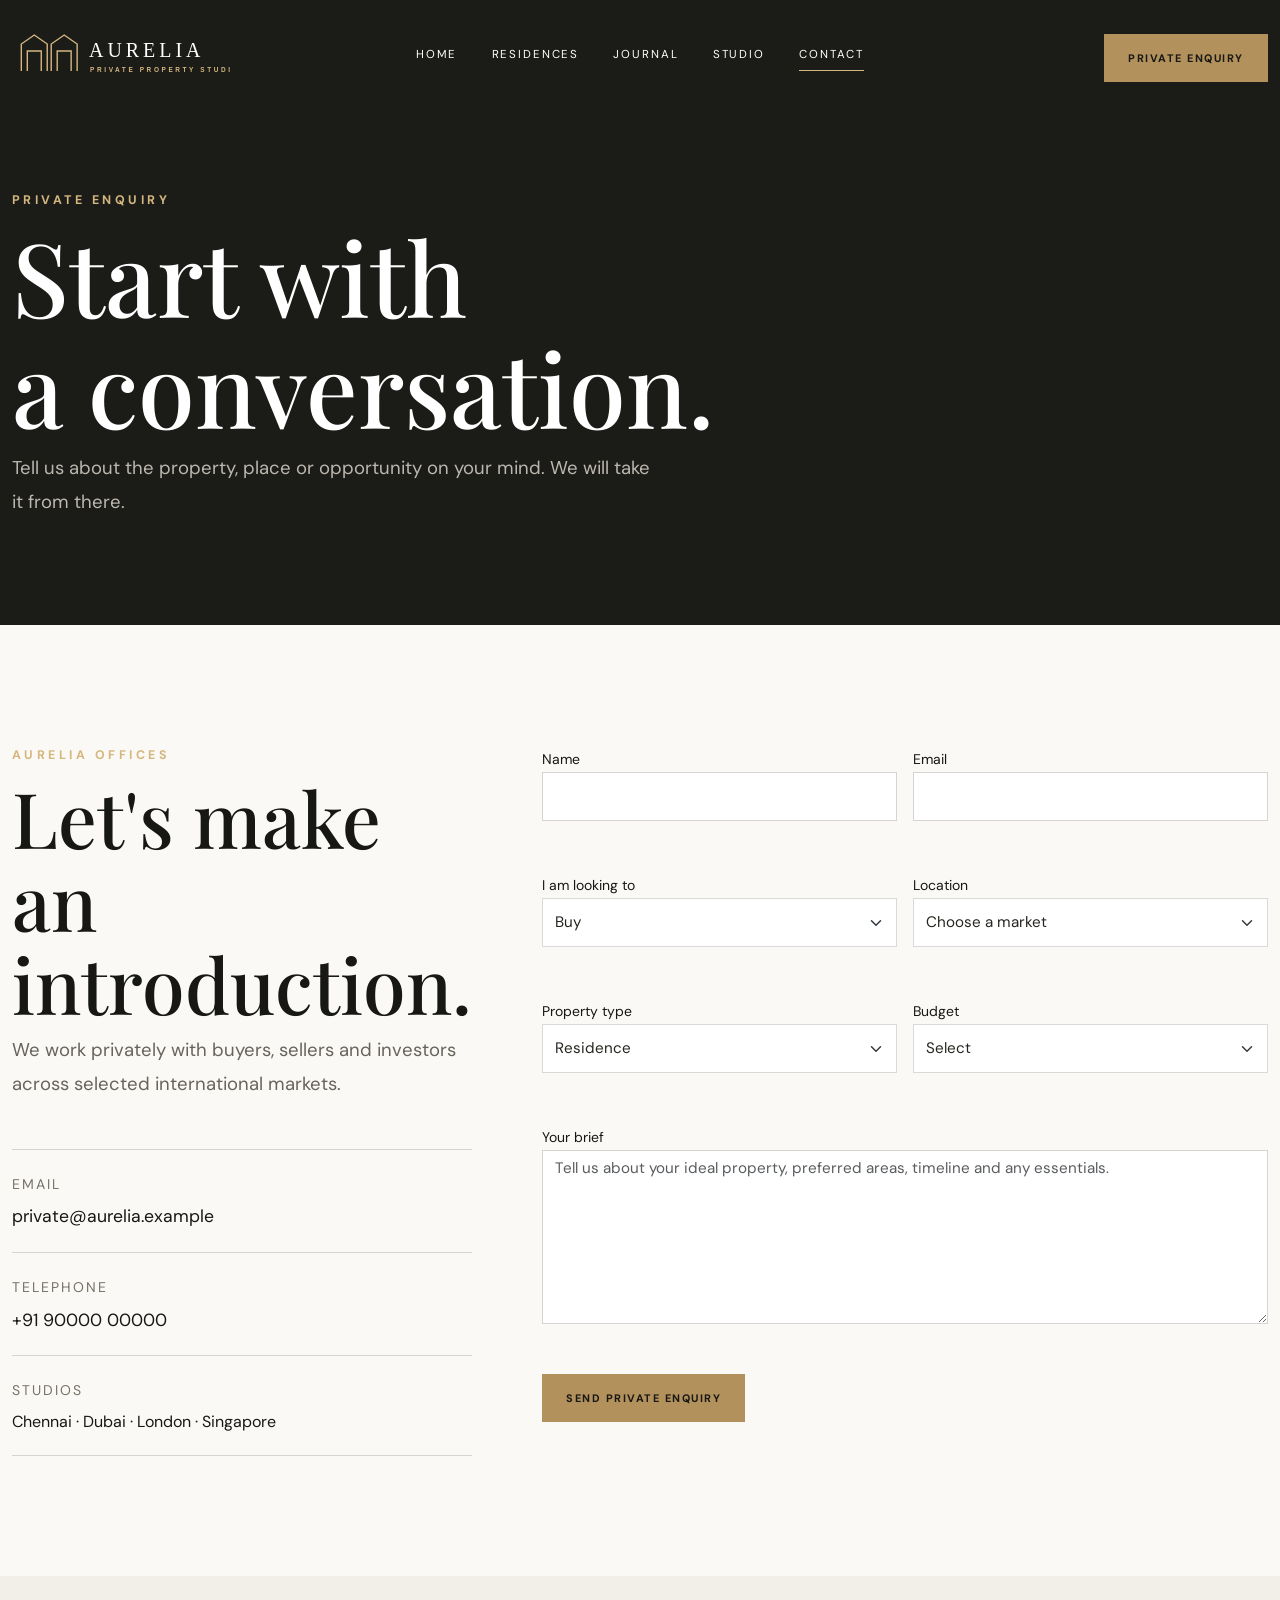
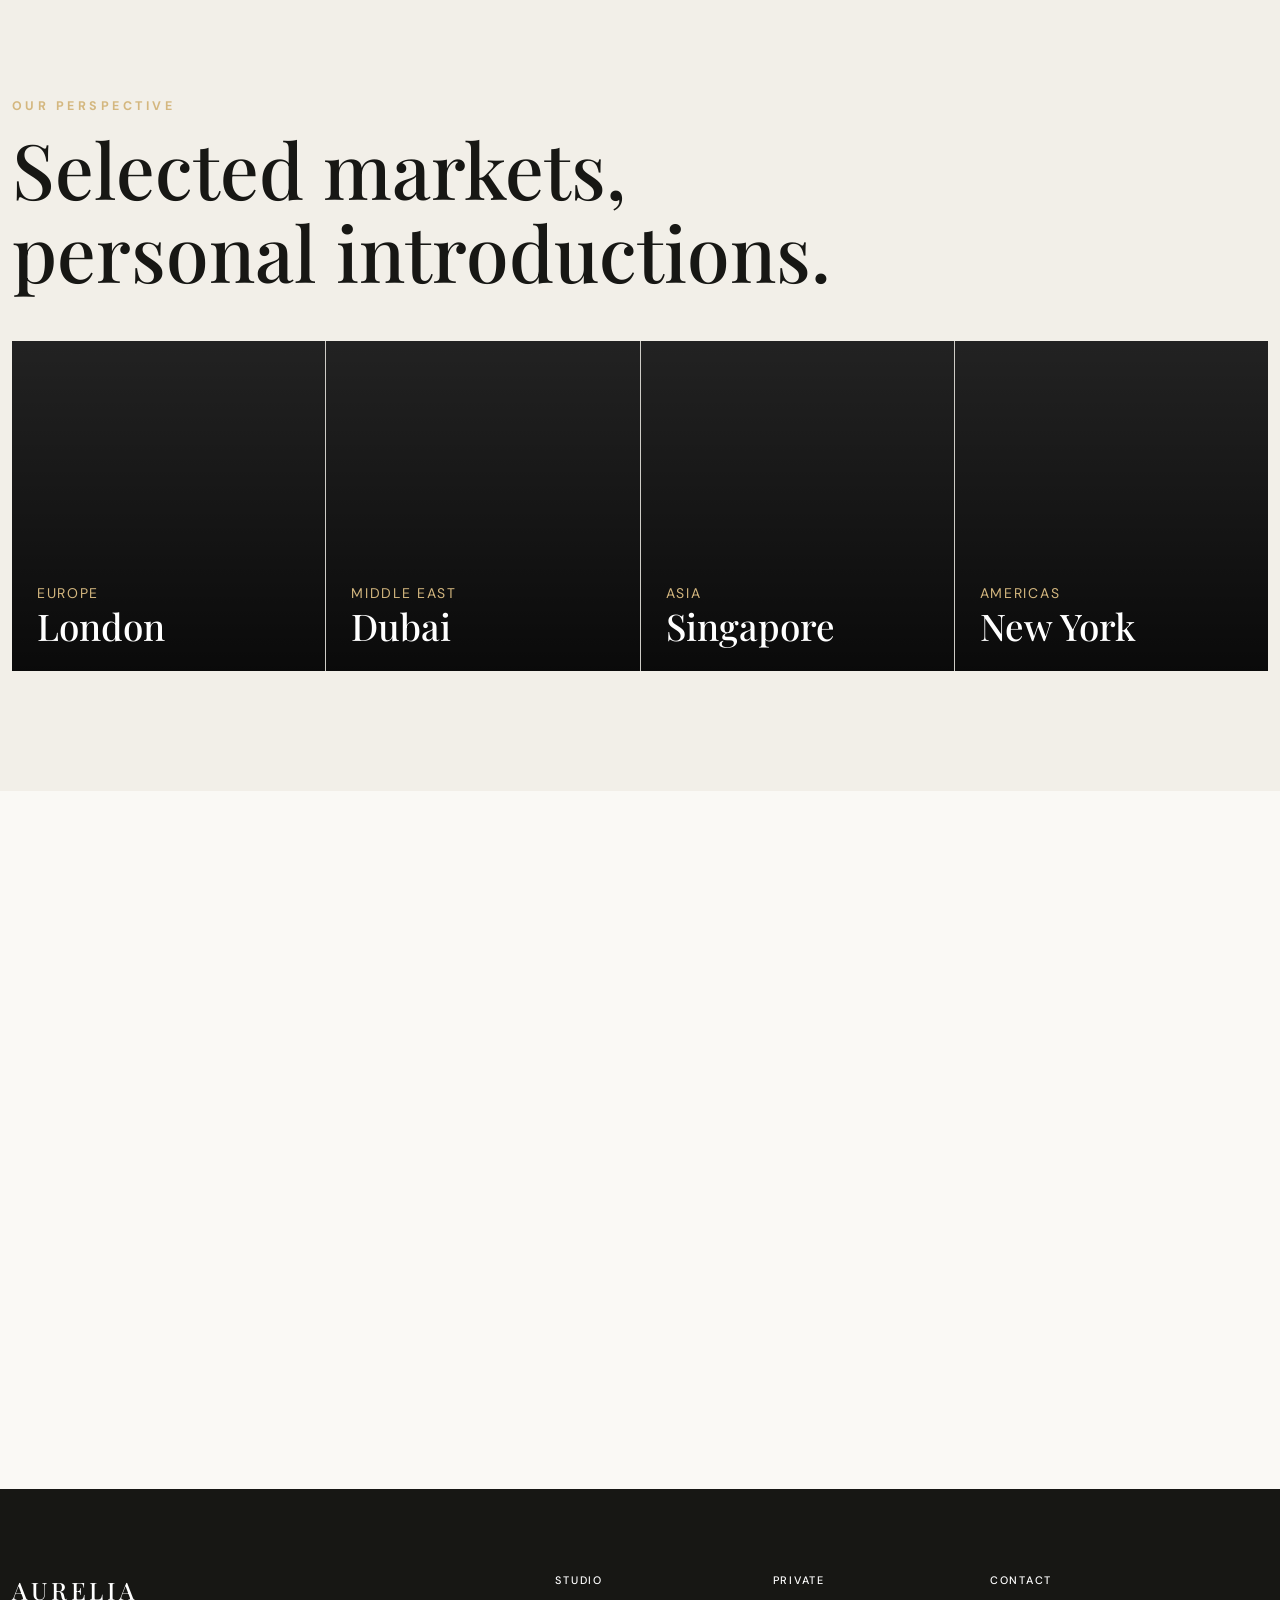
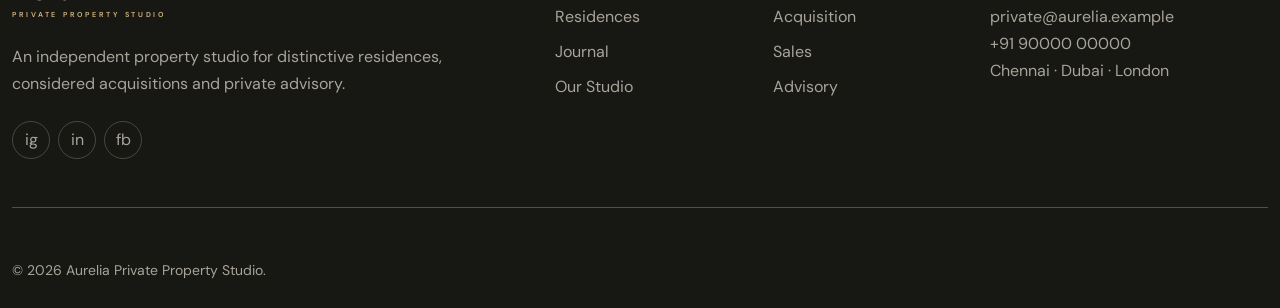
<file: contact.html>
<!doctype html><html lang="en"><head><meta charset="utf-8"><meta name="viewport" content="width=device-width,initial-scale=1"><title>Contact | Aurelia Private Property Studio</title><meta name="description" content="Contact Aurelia for private property acquisition, sales, investment and advisory."><meta name="robots" content="index,follow"><link rel="icon" href="assets/images/favicon.svg"><link href="https://cdn.jsdelivr.net/npm/bootstrap@5.3.3/dist/css/bootstrap.min.css" rel="stylesheet"><link rel="stylesheet" href="assets/css/style.css"></head><body><nav class="navbar navbar-expand-lg"><div class="container d-flex align-items-center"><a class="navbar-brand aurelia-logo" href="index.html" aria-label="Aurelia home"><img src="assets/images/aurelia-logo.svg" alt="Aurelia Private Property Studio"></a><button class="navbar-toggler" type="button" data-bs-toggle="collapse" data-bs-target="#nav" aria-controls="nav" aria-expanded="false" aria-label="Toggle navigation"><span class="navbar-toggler-icon"></span></button><div class="collapse navbar-collapse" id="nav"><ul class="navbar-nav mx-auto"><li><a class="nav-link" href="index.html">Home</a></li><li><a class="nav-link" href="residences.html">Residences</a></li><li><a class="nav-link" href="journal.html">Journal</a></li><li><a class="nav-link" href="studio.html">Studio</a></li><li><a class="nav-link" href="contact.html">Contact</a></li></ul><a class="btn-lux ms-lg-3" href="enquiry.html">Private enquiry</a></div></div></nav>
<section class="page-head"><div class="container"><div class="kicker">Private enquiry</div><h1>Start with<br>a conversation.</h1><p>Tell us about the property, place or opportunity on your mind. We will take it from there.</p></div></section>
<section class="section"><div class="container"><div class="contact-grid"><div class="reveal-left"><div class="kicker">Aurelia offices</div><h2 class="display">Let's make an introduction.</h2><p class="lead-lg">We work privately with buyers, sellers and investors across selected international markets.</p><div class="contact-details mt-5"><div class="contact-row"><small>Email</small><a href="mailto:private@aurelia.example">private@aurelia.example</a></div><div class="contact-row"><small>Telephone</small><a href="tel:+919000000000">+91 90000 00000</a></div><div class="contact-row"><small>Studios</small><div class="mt-1">Chennai · Dubai · London · Singapore</div></div></div></div><form class="reveal-right row g-3"><div class="col-md-6"><label class="small">Name</label><input class="form-control" required></div><div class="col-md-6"><label class="small">Email</label><input class="form-control" type="email" required></div><div class="col-md-6"><label class="small">I am looking to</label><select class="form-select"><option>Buy</option><option>Sell</option><option>Rent</option><option>Invest</option></select></div><div class="col-md-6"><label class="small">Location</label><select class="form-select"><option>Choose a market</option><option>Chennai</option><option>Dubai</option><option>London</option><option>Singapore</option></select></div><div class="col-md-6"><label class="small">Property type</label><select class="form-select"><option>Residence</option><option>Villa</option><option>Penthouse</option><option>Estate</option></select></div><div class="col-md-6"><label class="small">Budget</label><select class="form-select"><option>Select</option><option>$1M–$3M</option><option>$3M–$5M</option><option>$5M–$10M</option><option>$10M+</option></select></div><div class="col-12"><label class="small">Your brief</label><textarea class="form-control" rows="7" placeholder="Tell us about your ideal property, preferred areas, timeline and any essentials."></textarea></div><div class="col-12"><button class="btn-lux" type="submit">Send private enquiry</button></div></form></div></div></section>
<section class="section cream"><div class="container"><div class="kicker">Our perspective</div><h2 class="display">Selected markets,<br>personal introductions.</h2><div class="locations mt-5 reveal"><div class="location" style="background-image:url('https://images.unsplash.com/photo-1513635269975-59663e0ac1ad?auto=format&fit=crop&w=900&q=85')"><div><small>Europe</small><h3>London</h3></div></div><div class="location" style="background-image:url('https://images.unsplash.com/photo-1512453979798-5ea266f8880c?auto=format&fit=crop&w=900&q=85')"><div><small>Middle East</small><h3>Dubai</h3></div></div><div class="location" style="background-image:url('https://images.unsplash.com/photo-1525625293386-3f8f99389edd?auto=format&fit=crop&w=900&q=85')"><div><small>Asia</small><h3>Singapore</h3></div></div><div class="location" style="background-image:url('https://images.unsplash.com/photo-1519501025264-65ba15a82390?auto=format&fit=crop&w=900&q=85')"><div><small>Americas</small><h3>New York</h3></div></div></div></div></section>
<section class="section"><div class="container"><iframe class="map reveal" title="London property studio map" loading="lazy" src="https://www.google.com/maps?q=London&output=embed"></iframe></div></section>
<footer class="footer"><div class="container"><div class="row g-5"><div class="col-12 col-md-6 col-lg-5"><div class="brand">AURELIA<span>PRIVATE PROPERTY STUDIO</span></div><p class="mt-4">An independent property studio for distinctive residences, considered acquisitions and private advisory.</p><div class="social mt-4"><a href="#">ig</a><a href="#">in</a><a href="#">fb</a></div></div><div class="col-12 col-md-6 col-lg-2"><h5>Studio</h5><div class="d-grid gap-2 mt-3"><a href="residences.html">Residences</a><a href="journal.html">Journal</a><a href="studio.html">Our Studio</a></div></div><div class="col-12 col-md-6 col-lg-2"><h5>Private</h5><div class="d-grid gap-2 mt-3"><a href="contact.html">Acquisition</a><a href="contact.html">Sales</a><a href="contact.html">Advisory</a></div></div><div class="col-12 col-md-6 col-lg-3"><h5>Contact</h5><p class="mt-3">private@aurelia.example<br>+91 90000 00000<br>Chennai · Dubai · London</p></div></div><hr class="border-light opacity-25 my-5"><small>© <span data-year></span> Aurelia Private Property Studio.</small></div></footer><a class="back" href="#">↑</a><script src="https://cdn.jsdelivr.net/npm/bootstrap@5.3.3/dist/js/bootstrap.bundle.min.js"></script><script src="assets/js/main.js"></script></body></html>
</file>
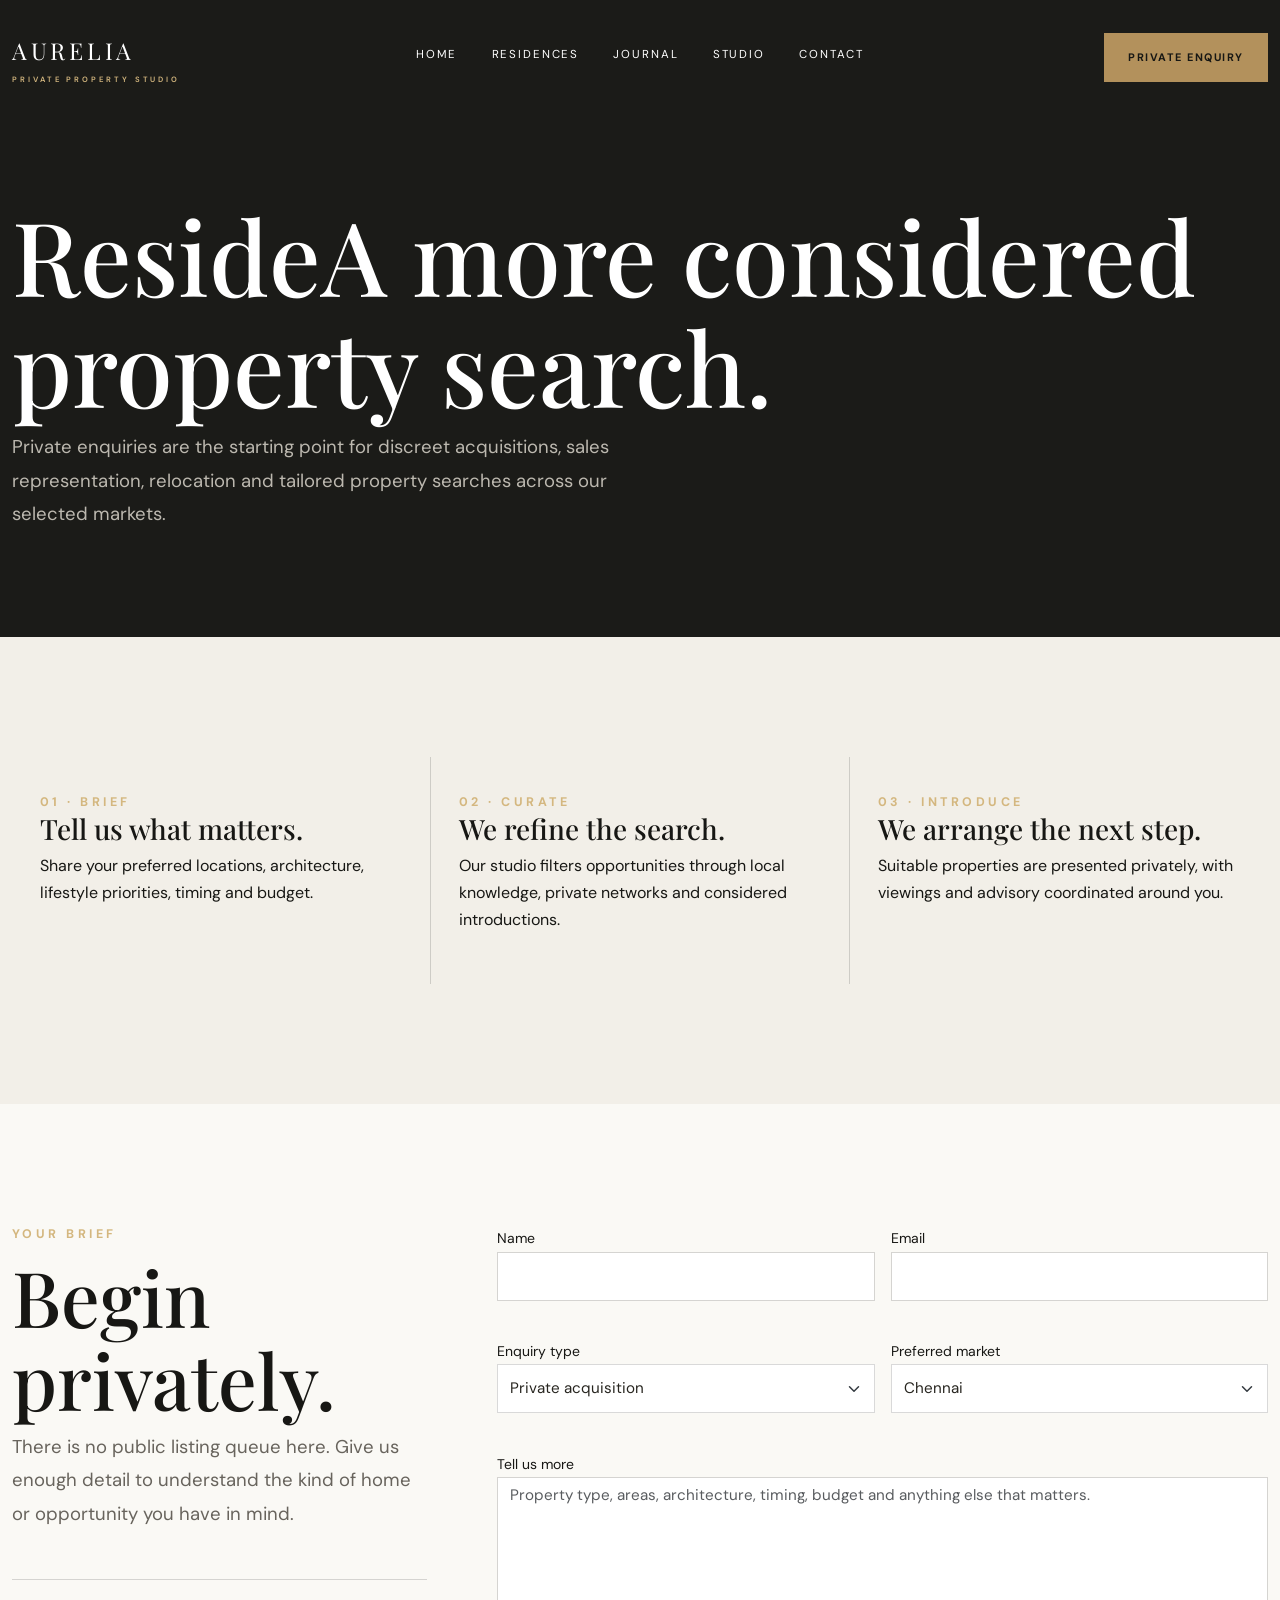
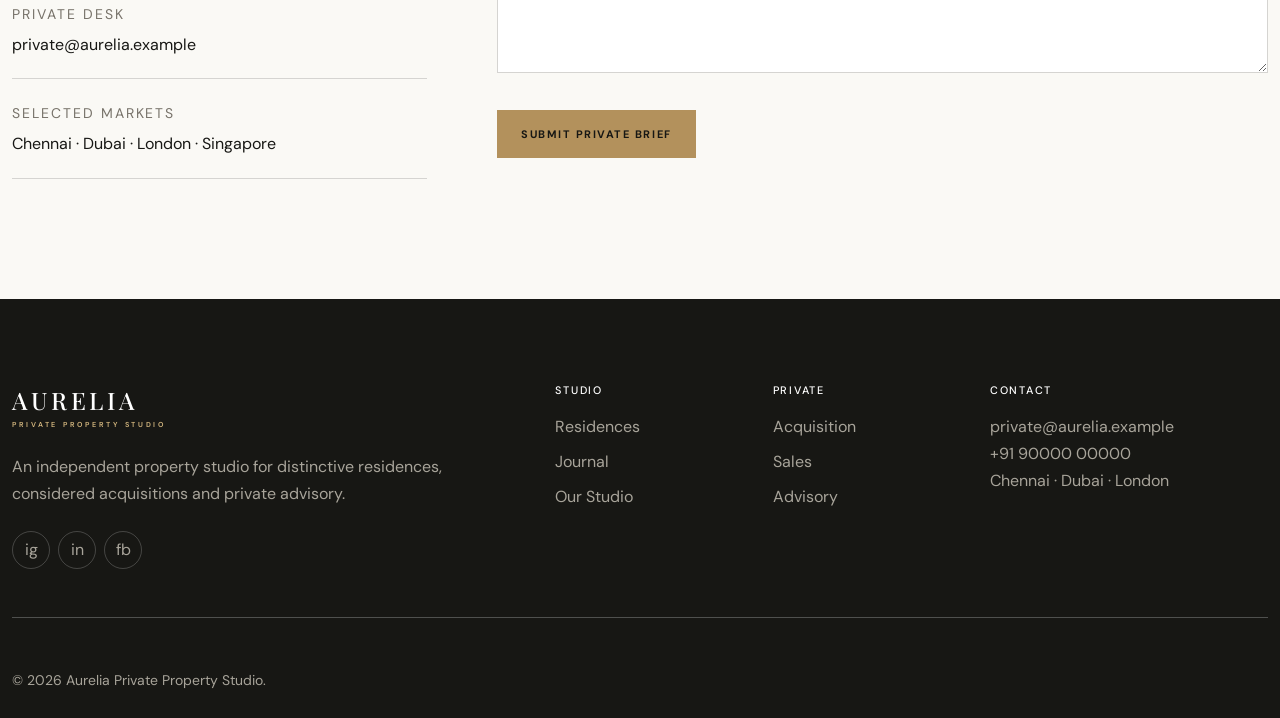
<file: enquiry.html>
<!doctype html>
<html lang="en">

<head>
    <meta charset="utf-8">
    <meta name="viewport" content="width=device-width,initial-scale=1">
    <title>Private Enquiry | Aurelia Private Property Studio</title>
    <meta name="description"
        content="Contact Aurelia for private property acquisition, sales, investment and advisory.">
    <meta name="robots" content="index,follow">
    <link rel="icon" href="assets/images/favicon.svg">
    <link href="https://cdn.jsdelivr.net/npm/bootstrap@5.3.3/dist/css/bootstrap.min.css" rel="stylesheet">
    <link rel="stylesheet" href="assets/css/style.css">
</head>

<body>
    <nav class="navbar navbar-expand-lg">
        <div class="container d-flex align-items-center"><a class="navbar-brand" href="index.html">AURELIA<span>PRIVATE
                    PROPERTY STUDIO</span></a><button class="navbar-toggler" type="button" data-bs-toggle="collapse"
                data-bs-target="#nav" aria-controls="nav" aria-expanded="false" aria-label="Toggle navigation"><span
                    class="navbar-toggler-icon"></span></button>
            <div class="collapse navbar-collapse" id="nav">
                <ul class="navbar-nav mx-auto">
                    <li><a class="nav-link" href="index.html">Home</a></li>
                    <li><a class="nav-link" href="residences.html">Residences</a></li>
                    <li><a class="nav-link" href="journal.html">Journal</a></li>
                    <li><a class="nav-link" href="studio.html">Studio</a></li>
                    <li><a class="nav-link" href="contact.html">Contact</a></li>
                </ul><a class="btn-lux ms-lg-3" href="enquiry.html">Private enquiry</a>
            </div>
        </div>
    </nav>
    <section class="page-head">
        <div class="container">
            <h1>ResideA more considered property search.</h1>
            <p>Private enquiries are the starting point for discreet acquisitions, sales representation, relocation and
                tailored property searches across our selected markets.</p>
        </div>
    </section>
    <section class="section cream">
        <div class="container">
            <div class="enquiry-steps">
                <div class="enquiry-step">
                    <div class="kicker">01 · Brief</div>
                    <h3>Tell us what matters.</h3>
                    <p>Share your preferred locations, architecture, lifestyle priorities, timing and budget.</p>
                </div>
                <div class="enquiry-step">
                    <div class="kicker">02 · Curate</div>
                    <h3>We refine the search.</h3>
                    <p>Our studio filters opportunities through local knowledge, private networks and considered
                        introductions.</p>
                </div>
                <div class="enquiry-step">
                    <div class="kicker">03 · Introduce</div>
                    <h3>We arrange the next step.</h3>
                    <p>Suitable properties are presented privately, with viewings and advisory coordinated around you.
                    </p>
                </div>
            </div>
        </div>
    </section>
    <section class="section">
        <div class="container">
            <div class="enquiry-form-wrap">
                <div class="reveal-left">
                    <div class="kicker">Your brief</div>
                    <h2 class="display">Begin privately.</h2>
                    <p class="lead-lg">There is no public listing queue here. Give us enough detail to understand the
                        kind of home or opportunity you have in mind.</p>
                    <div class="contact-details mt-5">
                        <div class="contact-row"><small>Private desk</small>
                            <div class="mt-1">private@aurelia.example</div>
                        </div>
                        <div class="contact-row"><small>Selected markets</small>
                            <div class="mt-1">Chennai · Dubai · London · Singapore</div>
                        </div>
                    </div>
                </div>
                <form class="reveal-right row g-3">
                    <div class="col-md-6"><label class="small">Name</label><input class="form-control" required></div>
                    <div class="col-md-6"><label class="small">Email</label><input class="form-control" type="email"
                            required></div>
                    <div class="col-md-6"><label class="small">Enquiry type</label><select class="form-select">
                            <option>Private acquisition</option>
                            <option>Sell a residence</option>
                            <option>Relocation</option>
                            <option>Investment advisory</option>
                        </select></div>
                    <div class="col-md-6"><label class="small">Preferred market</label><select class="form-select">
                            <option>Chennai</option>
                            <option>Dubai</option>
                            <option>London</option>
                            <option>Singapore</option>
                        </select></div>
                    <div class="col-12"><label class="small">Tell us more</label><textarea class="form-control" rows="8"
                            placeholder="Property type, areas, architecture, timing, budget and anything else that matters."></textarea>
                    </div>
                    <div class="col-12"><button class="btn-lux" type="submit">Submit private brief</button></div>
                </form>
            </div>
        </div>
    </section>
    <footer class="footer">
        <div class="container">
            <div class="row g-5">
                <div class="col-12 col-md-6 col-lg-5">
                    <div class="brand">AURELIA<span>PRIVATE PROPERTY STUDIO</span></div>
                    <p class="mt-4">An independent property studio for distinctive residences, considered acquisitions
                        and private advisory.</p>
                    <div class="social mt-4"><a href="#">ig</a><a href="#">in</a><a href="#">fb</a></div>
                </div>
                <div class="col-12 col-md-6 col-lg-2">
                    <h5>Studio</h5>
                    <div class="d-grid gap-2 mt-3"><a href="residences.html">Residences</a><a
                            href="journal.html">Journal</a><a href="studio.html">Our Studio</a></div>
                </div>
                <div class="col-12 col-md-6 col-lg-2">
                    <h5>Private</h5>
                    <div class="d-grid gap-2 mt-3"><a href="contact.html">Acquisition</a><a
                            href="contact.html">Sales</a><a href="contact.html">Advisory</a></div>
                </div>
                <div class="col-12 col-md-6 col-lg-3">
                    <h5>Contact</h5>
                    <p class="mt-3">private@aurelia.example<br>+91 90000 00000<br>Chennai · Dubai · London</p>
                </div>
            </div>
            <hr class="border-light opacity-25 my-5"><small>© <span data-year></span> Aurelia Private Property
                Studio.</small>
        </div>
    </footer><a class="back" href="#">↑</a>
    <script src="https://cdn.jsdelivr.net/npm/bootstrap@5.3.3/dist/js/bootstrap.bundle.min.js"></script>
    <script src="assets/js/main.js"></script>
</body>

</html>
</file>
<file: assets/css/style.css>
@import url('https://fonts.googleapis.com/css2?family=DM+Sans:wght@400;500;600&family=Playfair+Display:wght@400;500;600&display=swap');

:root {
  --ink: #171714;
  --cream: #f2efe8;
  --paper: #faf9f5;
  --stone: #b7b0a3;
  --gold: #b3915c;
  --line: rgba(23, 23, 20, .16);
  --ease: cubic-bezier(.16, 1, .3, 1)
}

* {
  box-sizing: border-box
}

html {
  scroll-behavior: smooth
}

body {
  margin: 0;
  background: var(--paper);
  color: var(--ink);
  font-family: "DM Sans", Arial, sans-serif;
  line-height: 1.7;
  overflow-x: hidden
}

h1,
h2,
h3,
h4 {
  font-family: "Playfair Display", Georgia, serif;
  font-weight: 500;
  line-height: 1.08
}

a {
  text-decoration: none;
  color: inherit
}

.container {
  max-width: 1280px
}

.navbar {
  position: absolute;
  top: 0;
  left: 0;
  right: 0;
  z-index: 1000;
  padding: 26px 0;
  color: #fff;
  transition: .5s var(--ease)
}

.navbar.scrolled {
  position: fixed;
  background: rgba(23, 23, 20, .94);
  padding: 16px 0;
  backdrop-filter: blur(15px)
}

.navbar-brand {
  font-family: "Playfair Display", serif;
  font-size: 1.45rem;
  letter-spacing: .16em;
  color: #fff !important
}

.navbar-brand span {
  display: block;
  font: 600 .48rem "DM Sans";
  letter-spacing: .38em;
  color: #d4b77f;
  margin-top: 4px
}

.nav-link {
  color: #fff !important;
  font-size: .68rem;
  text-transform: uppercase;
  letter-spacing: .16em;
  margin: 0 .45rem
}

.nav-link:after {
  content: "";
  display: block;
  width: 0;
  height: 1px;
  background: #d4b77f;
  transition: .4s var(--ease);
  margin-top: 5px
}

.nav-link:hover:after,
.nav-link.active:after {
  width: 100%
}

.btn-lux {
  display: inline-flex;
  align-items: center;
  justify-content: center;
  border: 1px solid var(--gold);
  background: var(--gold);
  color: #171714;
  padding: 14px 23px;
  font-size: .68rem;
  text-transform: uppercase;
  letter-spacing: .14em;
  font-weight: 700;
  transition: .4s var(--ease)
}

.btn-lux:hover {
  background: #171714;
  color: var(--gold);
  border-color: var(--gold);
  transform: translateY(-3px)
}

.hero {
  min-height: 100vh;
  position: relative;
  color: #fff;
  display: flex;
  align-items: end;
  background: linear-gradient(90deg, rgba(0, 0, 0, .7), rgba(0, 0, 0, .12)), url("https://images.unsplash.com/photo-1600607687939-ce8a6c25118c?auto=format&fit=crop&w=2400&q=90") center/cover;
  overflow: hidden
}

.hero:after {
  content: "";
  position: absolute;
  inset: 0;
  background: linear-gradient(0deg, rgba(0, 0, 0, .58), transparent 55%);
  pointer-events: none
}

.hero-inner {
  position: relative;
  z-index: 2;
  padding: 170px 0 80px
}

.hero-kicker,
.kicker {
  font-size: .66rem;
  letter-spacing: .3em;
  text-transform: uppercase;
  color: #d4b77f;
  font-weight: 700
}

.hero h1 {
  font-size: clamp(4rem, 9vw, 9.2rem);
  max-width: 950px;
  margin: 18px 0
}

.hero-copy {
  max-width: 560px;
  font-size: 1rem;
  color: rgba(255, 255, 255, .8)
}

.hero-side {
  position: absolute;
  right: 4%;
  bottom: 7%;
  z-index: 3;
  writing-mode: vertical-rl;
  text-transform: uppercase;
  letter-spacing: .22em;
  font-size: .62rem;
  color: rgba(255, 255, 255, .65)
}

.search-wrap {
  position: relative;
  margin-top: -42px;
  z-index: 10
}

.search-box {
  background: #fff;
  border: 1px solid var(--line);
  padding: 22px;
  box-shadow: 0 25px 70px rgba(0, 0, 0, .12)
}

.search-tabs {
  display: flex;
  gap: 25px;
  margin-bottom: 20px;
  border-bottom: 1px solid var(--line)
}

.search-tabs button {
  border: 0;
  background: none;
  padding: 0 0 12px;
  font-size: .7rem;
  text-transform: uppercase;
  letter-spacing: .14em;
  font-weight: 700;
  position: relative
}

.search-tabs button.active:after {
  content: "";
  position: absolute;
  bottom: -1px;
  left: 0;
  width: 100%;
  height: 2px;
  background: var(--gold)
}

.form-control,
.form-select {
  border-radius: 0;
  border: 1px solid var(--line);
  min-height: 49px
}

.section {
  padding: 120px 0
}

.cream {
  background: var(--cream)
}

.intro-grid {
  display: grid;
  grid-template-columns: 1fr 1.45fr;
  gap: 9vw;
  align-items: start
}

.display {
  font-size: clamp(3rem, 6vw, 6.5rem);
  margin: .6rem 0
}

.lead-lg {
  font-size: 1.1rem;
  color: #68645d;
  max-width: 650px
}

.editorial-img {
  width: 100%;
  object-fit: cover
}

.tall {
  height: 690px
}

.wide {
  height: 560px
}

.property-feature {
  display: grid;
  grid-template-columns: 1.15fr .85fr;
  min-height: 650px
}

.property-feature img {
  width: 100%;
  height: 100%;
  object-fit: cover
}

.property-info {
  padding: 70px;
  background: #1c1c19;
  color: #fff;
  display: flex;
  flex-direction: column;
  justify-content: end
}

.property-info h2 {
  font-size: clamp(3rem, 5vw, 5.6rem);
  margin: 10px 0
}

.property-info p {
  color: #bdb9b0;
  max-width: 430px
}

.property-meta {
  display: flex;
  gap: 25px;
  flex-wrap: wrap;
  border-top: 1px solid rgba(255, 255, 255, .2);
  padding-top: 20px;
  margin-top: 25px;
  color: #d7d2c8;
  font-size: .75rem;
  text-transform: uppercase;
  letter-spacing: .1em
}

.collection-head {
  display: flex;
  justify-content: space-between;
  align-items: end;
  margin-bottom: 55px
}

.collection-head h2 {
  font-size: clamp(3rem, 5vw, 5.5rem);
  margin: 0
}

.line-link {
  font-size: .68rem;
  text-transform: uppercase;
  letter-spacing: .15em;
  border-bottom: 1px solid var(--ink);
  padding-bottom: 5px
}

.masonry {
  display: grid;
  grid-template-columns: repeat(2, 1fr);
  gap: 28px;
}

.masonry-item {
  position: relative;
  overflow: hidden
}

.masonry-item img {
  width: 100%;
  height: 460px;
  object-fit: cover;
  display: block;
  transition: 1s var(--ease)
}

.masonry-item:hover img {
  transform: scale(1.045)
}

.masonry-caption {
  position: absolute;
  left: 18px;
  right: 18px;
  bottom: 18px;
  background: rgba(23, 23, 20, .9);
  color: #fff;
  padding: 17px 20px;
  display: flex;
  justify-content: space-between;
  align-items: center
}

.masonry-caption small {
  color: #d4b77f;
  text-transform: uppercase;
  letter-spacing: .12em
}

.number-strip {
  display: grid;
  grid-template-columns: repeat(4, 1fr);
  border-top: 1px solid var(--line);
  border-bottom: 1px solid var(--line)
}

.number {
  padding: 35px 20px;
  border-right: 1px solid var(--line)
}

.number:last-child {
  border: 0
}

.number strong {
  font: 500 3.2rem "Playfair Display";
  display: block
}

.number span {
  font-size: .68rem;
  text-transform: uppercase;
  letter-spacing: .13em;
  color: #777269
}

.locations {
  display: grid;
  grid-template-columns: repeat(4, 1fr);
  gap: 1px;
  background: var(--line)
}

.location {
  min-height: 330px;
  background: #222;
  color: #fff;
  padding: 25px;
  display: flex;
  align-items: end;
  background-size: cover;
  background-position: center;
  position: relative
}

.location:after {
  content: "";
  position: absolute;
  inset: 0;
  background: linear-gradient(0deg, rgba(0, 0, 0, .7), transparent)
}

.location div {
  position: relative;
  z-index: 1
}

.location h3 {
  font-size: 2.3rem;
  margin: 0
}

.location small {
  color: #d4b77f;
  text-transform: uppercase;
  letter-spacing: .12em
}

.journal-card {
  border-top: 1px solid var(--line);
  padding-top: 20px
}

.journal-card img {
  width: 100%;
  height: 260px;
  object-fit: cover;
  margin-bottom: 20px
}

.journal-card h3 {
  font-size: 2rem
}

.journal-card:hover img {
  filter: contrast(1.06)
}

.page-head {
  padding: 190px 0 90px;
  background: #1b1b18;
  color: #fff
}

.page-head h1 {
  font-size: clamp(4rem, 8vw, 8rem);
  margin: 10px 0
}

.page-head p {
  max-width: 650px;
  color: #bcb8af
}

.studio-block {
  display: grid;
  grid-template-columns: 1fr 1fr;
  gap: 0
}

.studio-block img {
  width: 100%;
  height: 600px;
  object-fit: cover
}

.studio-copy {
  padding: 70px;
  background: var(--cream);
  display: flex;
  flex-direction: column;
  justify-content: center
}

.service {
  padding: 28px 0;
  border-top: 1px solid var(--line);
  display: grid;
  grid-template-columns: 100px 1fr;
  gap: 20px
}

.service:last-child {
  border-bottom: 1px solid var(--line)
}

.service-num {
  font: 2rem "Playfair Display";
  color: var(--gold)
}

.contact-grid {
  display: grid;
  grid-template-columns: .75fr 1.25fr;
  gap: 70px
}

.contact-details {
  border-top: 1px solid var(--line)
}

.contact-row {
  padding: 20px 0;
  border-bottom: 1px solid var(--line)
}

.contact-row small {
  text-transform: uppercase;
  letter-spacing: .14em;
  color: #777269
}

.contact-row a {
  display: block;
  font-size: 1.1rem;
  margin-top: 5px
}

.map {
  width: 100%;
  height: 450px;
  border: 0;
  filter: grayscale(1)
}

.footer {
  background: #171714;
  color: #a8a49a;
  padding: 85px 0 25px
}

.footer .brand {
  font: 500 1.5rem "Playfair Display";
  letter-spacing: .16em;
  color: #fff
}

.footer .brand span {
  display: block;
  font: 600 .45rem "DM Sans";
  letter-spacing: .38em;
  color: #d4b77f;
  margin-top: 4px
}

.footer h5 {
  color: #fff;
  font-family: "DM Sans";
  font-size: .68rem;
  text-transform: uppercase;
  letter-spacing: .16em
}

.footer a:hover {
  color: #d4b77f
}

.social {
  display: flex;
  gap: 8px
}

.social a {
  width: 38px;
  height: 38px;
  border: 1px solid rgba(255, 255, 255, .2);
  display: grid;
  place-items: center;
  border-radius: 50%;
  transition: .35s
}

.social a:hover {
  background: var(--gold);
  color: #171714;
  transform: translateY(-4px)
}

.reveal {
  opacity: 0;
  transform: translateY(45px);
  transition: 1s var(--ease)
}

.reveal.show {
  opacity: 1;
  transform: none
}

.reveal-left {
  opacity: 0;
  transform: translateX(-60px);
  transition: 1s var(--ease)
}

.reveal-left.show {
  opacity: 1;
  transform: none
}

.reveal-right {
  opacity: 0;
  transform: translateX(60px);
  transition: 1s var(--ease)
}

.reveal-right.show {
  opacity: 1;
  transform: none
}

.back {
  position: fixed;
  right: 20px;
  bottom: 20px;
  width: 44px;
  height: 44px;
  background: var(--gold);
  display: none;
  place-items: center;
  z-index: 900
}

@media(max-width:991px) {
  .navbar .navbar-collapse {
    background: #171714;
    padding: 15px
  }

  .hero h1 {
    font-size: clamp(3.3rem, 11vw, 6rem)
  }

  .intro-grid,
  .property-feature,
  .studio-block,
  .contact-grid {
    grid-template-columns: 1fr
  }

  .property-feature {
    min-height: auto
  }

  .property-feature img {
    height: 520px
  }

  .property-info {
    min-height: 480px
  }

  .locations {
    grid-template-columns: repeat(2, 1fr)
  }

  .number-strip {
    grid-template-columns: repeat(2, 1fr)
  }

  .number:nth-child(2) {
    border-right: 0
  }

  .number:nth-child(-n+2) {
    border-bottom: 1px solid var(--line)
  }
}

@media(max-width:575px) {
  .navbar {
    padding: 18px 0
  }

  .hero {
    min-height: 90vh
  }

  .hero-inner {
    padding: 140px 0 60px
  }

  .hero h1 {
    font-size: 3.5rem
  }

  .hero-side {
    display: none
  }

  .section {
    padding: 75px 0
  }

  .search-wrap {
    margin-top: 0
  }

  .search-tabs {
    gap: 15px;
    overflow: auto
  }

  .property-feature img {
    height: 330px
  }

  .property-info {
    padding: 40px 25px
  }

  .property-info h2 {
    font-size: 3.2rem
  }

  .locations {
    grid-template-columns: 1fr
  }

  .number-strip {
    grid-template-columns: 1fr 1fr
  }

  .number {
    padding: 25px 12px
  }

  .number strong {
    font-size: 2.4rem
  }

  .wide {
    height: 330px
  }

  .tall {
    height: 430px
  }

  .studio-block img {
    height: 400px
  }

  .studio-copy {
    padding: 45px 25px
  }

  .contact-grid {
    gap: 45px
  }

  .page-head {
    padding: 150px 0 65px
  }
}

@media(prefers-reduced-motion:reduce) {

  *,
  *:before,
  *:after {
    animation: none !important;
    transition: none !important;
    scroll-behavior: auto !important
  }
}

.navbar-toggler {
  border: 1px solid rgba(255, 255, 255, .45) !important;
  border-radius: 0;
  padding: 7px 9px
}

.navbar-toggler-icon {
  filter: invert(1);
  width: 1.25em;
  height: 1.25em
}

.navbar .navbar-collapse {
  align-items: center
}

@media(min-width:992px) {
  .navbar .navbar-collapse {
    display: flex !important
  }

  .navbar .navbar-nav {
    align-items: center
  }

  .navbar-toggler {
    display: none
  }
}

@media(max-width:991.98px) {
  .navbar {
    padding: 16px 0
  }

  .navbar .container {
    position: relative
  }

  .navbar .navbar-collapse {
    margin-top: 14px;
    padding: 18px 18px 20px;
    background: rgba(23, 23, 20, .98);
    border: 1px solid rgba(255, 255, 255, .12);
    box-shadow: 0 18px 45px rgba(0, 0, 0, .2)
  }

  .navbar .navbar-nav {
    width: 100%;
    margin: 0 !important
  }

  .navbar .nav-item,
  .navbar-nav>li {
    width: 100%
  }

  .navbar .nav-link {
    display: block;
    padding: 11px 0;
    margin: 0;
    border-bottom: 1px solid rgba(255, 255, 255, .1)
  }

  .navbar .nav-link:after {
    display: none
  }

  .navbar .nav-link.active {
    color: #d4b77f !important;
  }

  .navbar .btn-lux {
    width: 100%;
    margin: 16px 0 0 !important
  }

  .hero-inner {
    width: 100%
  }

  .search-box {
    padding: 18px
  }

  .intro-grid {
    gap: 40px
  }

  .collection-head {
    gap: 25px;
    flex-wrap: wrap
  }

  .locations {
    grid-template-columns: repeat(2, 1fr)
  }
}

@media(max-width:767.98px) {
  .container {
    --bs-gutter-x: 1.25rem
  }

  .hero {
    min-height: 820px
  }

  .hero-inner {
    padding: 145px 0 65px
  }

  .hero h1 {
    font-size: clamp(3rem, 15vw, 4.5rem);
    word-break: normal
  }

  .hero-copy {
    font-size: .92rem
  }

  .section {
    padding: 70px 0
  }

  .display {
    font-size: clamp(2.7rem, 12vw, 4.5rem)
  }

  .property-feature {
    display: block
  }

  .property-feature img {
    height: 360px
  }

  .property-info {
    min-height: auto;
    padding: 42px 25px
  }

  .property-info h2 {
    font-size: 3rem
  }

  .masonry {
    grid-template-columns: 1fr;
    gap: 20px;
  }

  .masonry-item {
    margin-bottom: 0
  }

  .masonry-caption {
    left: 12px;
    right: 12px;
    bottom: 12px;
    padding: 13px 15px;
    gap: 12px
  }

  .number-strip {
    grid-template-columns: 1fr 1fr
  }

  .number {
    border-right: 1px solid var(--line) !important;
    border-bottom: 1px solid var(--line)
  }

  .number:nth-child(2n) {
    border-right: 0 !important
  }

  .number:nth-last-child(-n+2) {
    border-bottom: 0
  }

  .locations {
    grid-template-columns: 1fr
  }

  .location {
    min-height: 260px
  }

  .studio-block {
    display: block
  }

  .studio-block img {
    height: 360px
  }

  .studio-copy {
    padding: 45px 25px
  }

  .contact-grid {
    display: block
  }

  .contact-grid>form {
    margin-top: 50px
  }

  .map {
    height: 360px
  }

  .page-head {
    padding: 145px 0 65px
  }

  .page-head h1 {
    font-size: clamp(3.5rem, 15vw, 6rem)
  }

  .journal-card img {
    height: 230px
  }
}

@media(max-width:420px) {
  .navbar-brand {
    font-size: 1.18rem;
    letter-spacing: .12em
  }

  .navbar-brand span {
    font-size: .4rem;
    letter-spacing: .28em
  }

  .hero {
    min-height: 760px
  }

  .hero h1 {
    font-size: 3rem
  }

  .search-tabs {
    gap: 12px
  }

  .search-tabs button {
    font-size: .62rem
  }

  .number strong {
    font-size: 2.1rem
  }

  .number span {
    font-size: .58rem
  }

  .property-info h2 {
    font-size: 2.65rem
  }

  .btn-lux {
    padding: 13px 17px
  }
}

/* Requested editorial layout refinements */
.navbar .navbar-nav {
  display: flex;
  flex-direction: row;
  align-items: center;
  gap: .25rem
}

.navbar .nav-link {
  white-space: nowrap
}

.navbar .nav-link:after {
  height: 1px
}

/* Philosophy section: image on the right */
.philosophy-grid {
  display: grid;
  grid-template-columns: .85fr 1.05fr;
  gap: 70px;
  align-items: stretch
}

.philosophy-copy {
  display: flex;
  flex-direction: column;
  justify-content: center
}

.philosophy-image {
  width: 100%;
  height: 100%;
  min-height: 560px;
  object-fit: cover;
  display: block
}

/* Studio image and copy always equal height */
.studio-block {
  align-items: stretch
}

.studio-block>img,
.studio-block>.studio-copy {
  height: auto;
  min-height: 640px
}

/* Services: image left, service list right */
.services-editorial {
  display: grid;
  grid-template-columns: .72fr 1.28fr;
  gap: 70px;
  align-items: stretch
}

.services-editorial-image {
  width: 100%;
  height: 100%;
  min-height: 700px;
  object-fit: cover;
  display: block
}

.services-editorial-list {
  display: flex;
  flex-direction: column;
  justify-content: stretch
}

.services-editorial-list .service {
  flex: 1;
  display: grid;
  align-content: center
}

/* Keep the enquiry CTA visibly navigational */
.private-enquiry-btn {
  cursor: pointer
}

@media(max-width:991.98px) {
  .navbar .navbar-nav {
    display: block
  }

  .navbar .nav-link {
    white-space: normal
  }

  .philosophy-grid,
  .services-editorial {
    grid-template-columns: 1fr;
    gap: 0
  }

  .philosophy-image {
    min-height: 420px
  }

  .studio-block>img,
  .studio-block>.studio-copy {
    min-height: 0
  }

  .services-editorial-image {
    min-height: 420px
  }
}

@media(max-width:767.98px) {

  .philosophy-image,
  .services-editorial-image {
    min-height: 360px
  }

  .services-editorial-list .service {
    flex: initial
  }
}

/* Final layout refinements */
@media(min-width:992px) {
  .navbar .container {
    display: grid !important;
    grid-template-columns: minmax(250px, 1fr) auto minmax(250px, 1fr);
    align-items: center
  }

  .navbar .navbar-collapse {
    display: contents !important
  }

  .navbar .navbar-nav {
    grid-column: 2;
    justify-content: center;
    margin: 0 !important
  }

  .navbar .btn-lux {
    grid-column: 3;
    justify-self: end;
    margin: 0 !important
  }
}

.signature-grid {
  display: grid;
  grid-template-columns: repeat(3, 1fr);
  gap: 28px
}

.signature-card {
  position: relative;
  min-height: 460px;
  overflow: hidden
}

.signature-card img {
  width: 100%;
  height: 460px;
  object-fit: cover;
  display: block;
  transition: transform .7s var(--ease)
}

.signature-card:hover img {
  transform: scale(1.04)
}

.signature-card .masonry-caption {
  left: 20px;
  right: 20px;
  bottom: 20px
}

.archive-grid {
  display: grid;
  grid-template-columns: .75fr 1.25fr;
  gap: 70px;
  align-items: stretch
}

.archive-visual {
  width: 100%;
  object-fit: cover;
  display: block
}

.archive-list .service {
  min-height: 180px;
  align-content: center
}

.enquiry-hero {
  background: #171714;
  color: #fff;
  padding: 170px 0 100px
}

.enquiry-intro {
  display: grid;
  grid-template-columns: .9fr 1.1fr;
  gap: 80px;
  align-items: end
}

.enquiry-steps {
  display: grid;
  grid-template-columns: repeat(3, 1fr);
  gap: 1px;
  background: var(--line)
}

.enquiry-step {
  background: var(--cream);
  padding: 35px 28px;
  min-height: 220px
}

.enquiry-form-wrap {
  display: grid;
  grid-template-columns: .7fr 1.3fr;
  gap: 70px
}

@media(max-width:991.98px) {
  .signature-grid {
    grid-template-columns: repeat(2, 1fr)
  }

  .signature-grid > :nth-child(3) {
    grid-column: 1 / -1;
    width: calc(50% - 14px);
    margin: 0 auto;
  }

  .archive-grid,
  .enquiry-intro,
  .enquiry-form-wrap {
    grid-template-columns: 1fr;
    gap: 40px
  }

  .archive-visual {
    min-height: 420px
  }

  .enquiry-steps {
    grid-template-columns: 1fr
  }
}

@media(max-width:767.98px) {
  .signature-grid {
    grid-template-columns: 1fr
  }

  .signature-grid > :nth-child(3) {
    width: 100%;
  }

  .signature-card,
  .signature-card img {
    min-height: 360px;
    height: 360px
  }

  .archive-visual {
    min-height: 340px
  }
}
/* AURELIA CORRECTION PASS — responsive spacing, logo, forms and tablet layout */
.aurelia-logo {
  display: inline-flex !important;
  align-items: center;
  width: 220px;
  height: 64px;
  padding: 0 !important;
  flex: 0 0 auto;
}
.aurelia-logo img {
  width: 220px;
  height: 64px;
  display: block;
  object-fit: contain;
}
.navbar-brand.aurelia-logo::after,
.navbar-brand.aurelia-logo span { display:none !important; }

/* Improve small supporting copy without disturbing the editorial scale. */
.kicker,
.hero-kicker { font-size: .78rem; letter-spacing: .28em; }
.hero-copy { font-size: 1.08rem; line-height: 1.8; }
.page-head p,
.lead-lg { font-size: 1.16rem; line-height: 1.8; }
.nav-link { font-size: .72rem; }
.search-tabs button { font-size: .76rem; }
.form-control,
.form-select { font-size: .95rem; color: #27251f; background-color:#fff; width:100%; max-width:100%; min-width:0; }
.form-select option { color:#27251f; background:#fff; }

/* Keep the form fields inside the viewport at every breakpoint. */
.search-box,
.search-box .row,
.search-box [class*="col-"] { min-width:0; max-width:100%; }
.search-box .btn-lux { min-width:0; }

@media (min-width: 992px) and (max-width: 1199.98px) {
  .container { max-width: 960px; }
  .navbar .container { grid-template-columns: 220px 1fr auto; }
  .aurelia-logo, .aurelia-logo img { width:200px; height:58px; }
  .navbar .nav-link { margin:0 .25rem; letter-spacing:.12em; }
  .navbar .btn-lux { padding:12px 16px; }

  /* Avoid the uneven CSS-column gap visible around 1024px. */
  .masonry {
    columns: unset;
    display:grid;
    grid-template-columns:repeat(2,minmax(0,1fr));
    gap:28px;
  }
  .masonry-item { margin-bottom:0; }

  .journal-card:nth-child(3) { margin-left:auto; margin-right:auto; }

  /* Search/filter controls stay inside the card rather than overflowing. */
  .search-box .row > [class*="col-"] { flex:0 0 auto; }
}

@media (max-width: 991.98px) {
  .container {
    --bs-gutter-x: 1.5rem;
    padding-left: calc(var(--bs-gutter-x) * .5);
    padding-right: calc(var(--bs-gutter-x) * .5);
  }
  .aurelia-logo,
  .aurelia-logo img { width: 190px; height:56px; }
  .navbar-brand { margin-right:0; }
  .hero-inner,
  .page-head > .container { padding-left: 18px; padding-right:18px; }
  .navbar .navbar-collapse { width:100%; max-width:100%; overflow:hidden; }
  .search-box { width:100%; overflow:visible; }
  .search-box .row { margin-left:0; margin-right:0; }
  .search-box .row > [class*="col-"] { padding-left:0; padding-right:0; margin-bottom:10px; }
  .search-box .btn-lux { width:100%; }
  .form-select,
  .form-control { width:100%; }
}

@media (min-width: 768px) and (max-width: 991.98px) {
  .container { max-width: 720px; }
  .journal-card:nth-child(3) { margin-left:auto; margin-right:auto; }
  .journal-card { max-width: 360px; }
  .search-box .row > [class*="col-"] { width:100%; }
  .hero-inner { padding-top:165px; padding-bottom:75px; }
}

@media (max-width: 767.98px) {
  .container { max-width:100%; }
  .aurelia-logo,
  .aurelia-logo img { width:175px; height:52px; }
  .hero-inner { padding-left:18px; padding-right:18px; }
  .hero h1 { margin-left:0; margin-right:0; }
  .hero-copy { max-width:100%; font-size:1rem; }
  .kicker,
  .hero-kicker { font-size:.72rem; letter-spacing:.2em; }
  .page-head p,
  .lead-lg { font-size:1.02rem; }
  .search-box { padding:18px; }
  .search-tabs { flex-wrap:nowrap; }
  .search-tabs button { flex:0 0 auto; }
  .journal-card:nth-child(3) { margin-left:0; margin-right:0; max-width:none; }
}

@media (max-width: 420px) {
  .aurelia-logo,
  .aurelia-logo img { width:165px; height:50px; }
  .hero-inner,
  .page-head > .container { padding-left:16px; padding-right:16px; }
}


/* MOBILE / TABLET SELECT FIX
   Custom dropdowns keep the option panel exactly within the field width
   and viewport instead of allowing native option lists to extend off-screen. */
.aurelia-select-wrap{position:relative;width:100%;min-width:0;max-width:100%;}
.aurelia-select-native{width:100%;max-width:100%;min-width:0;}
.aurelia-select-toggle{display:flex;width:100%;min-width:0;max-width:100%;min-height:49px;align-items:center;justify-content:space-between;gap:12px;padding:12px 42px 12px 15px;border:1px solid var(--line);border-radius:0;background:#fff;color:#27251f;font:inherit;font-size:.95rem;line-height:1.3;text-align:left;position:relative;cursor:pointer;box-sizing:border-box;}
.aurelia-select-toggle::after{content:"";position:absolute;right:16px;top:50%;width:7px;height:7px;border-right:1px solid currentColor;border-bottom:1px solid currentColor;transform:translateY(-65%) rotate(45deg);transition:transform .2s ease;}
.aurelia-select-wrap.open .aurelia-select-toggle::after{transform:translateY(-30%) rotate(225deg);}
.aurelia-select-menu{position:absolute;left:0;right:0;top:calc(100% + 2px);width:100%;max-width:100%;max-height:260px;overflow-y:auto;overflow-x:hidden;padding:4px 0;margin:0;list-style:none;background:#fff;border:1px solid var(--line);box-shadow:0 14px 30px rgba(0,0,0,.12);z-index:9999;display:none;box-sizing:border-box;}
.aurelia-select-wrap.open .aurelia-select-menu{display:block;}
.aurelia-select-wrap.open-up .aurelia-select-menu{top:auto;bottom:calc(100% + 2px);}
.aurelia-select-option{display:block;width:100%;padding:11px 15px;border:0;background:#fff;color:#27251f;font-size:.95rem;line-height:1.35;text-align:left;white-space:normal;overflow-wrap:anywhere;cursor:pointer;box-sizing:border-box;}
.aurelia-select-option:hover,.aurelia-select-option:focus{background:#f1eee7;outline:none;}
.aurelia-select-option.selected{background:#eee8dc;}
@media (max-width:991.98px){
  .aurelia-select-native{position:absolute!important;width:1px!important;height:1px!important;padding:0!important;margin:-1px!important;overflow:hidden!important;clip:rect(0,0,0,0)!important;white-space:nowrap!important;border:0!important;opacity:0!important;}
  .search-box,.search-box .row,.search-box [class*="col-"],form,.contact-grid,.enquiry-form-wrap{min-width:0;max-width:100%;}
  .aurelia-select-wrap{min-width:0;max-width:100%;}
  .aurelia-select-toggle{font-size:16px;}
  .aurelia-select-option{font-size:16px;}
}
@media (max-width:767.98px){
  .aurelia-select-menu{max-height:220px;}
}
</file>
